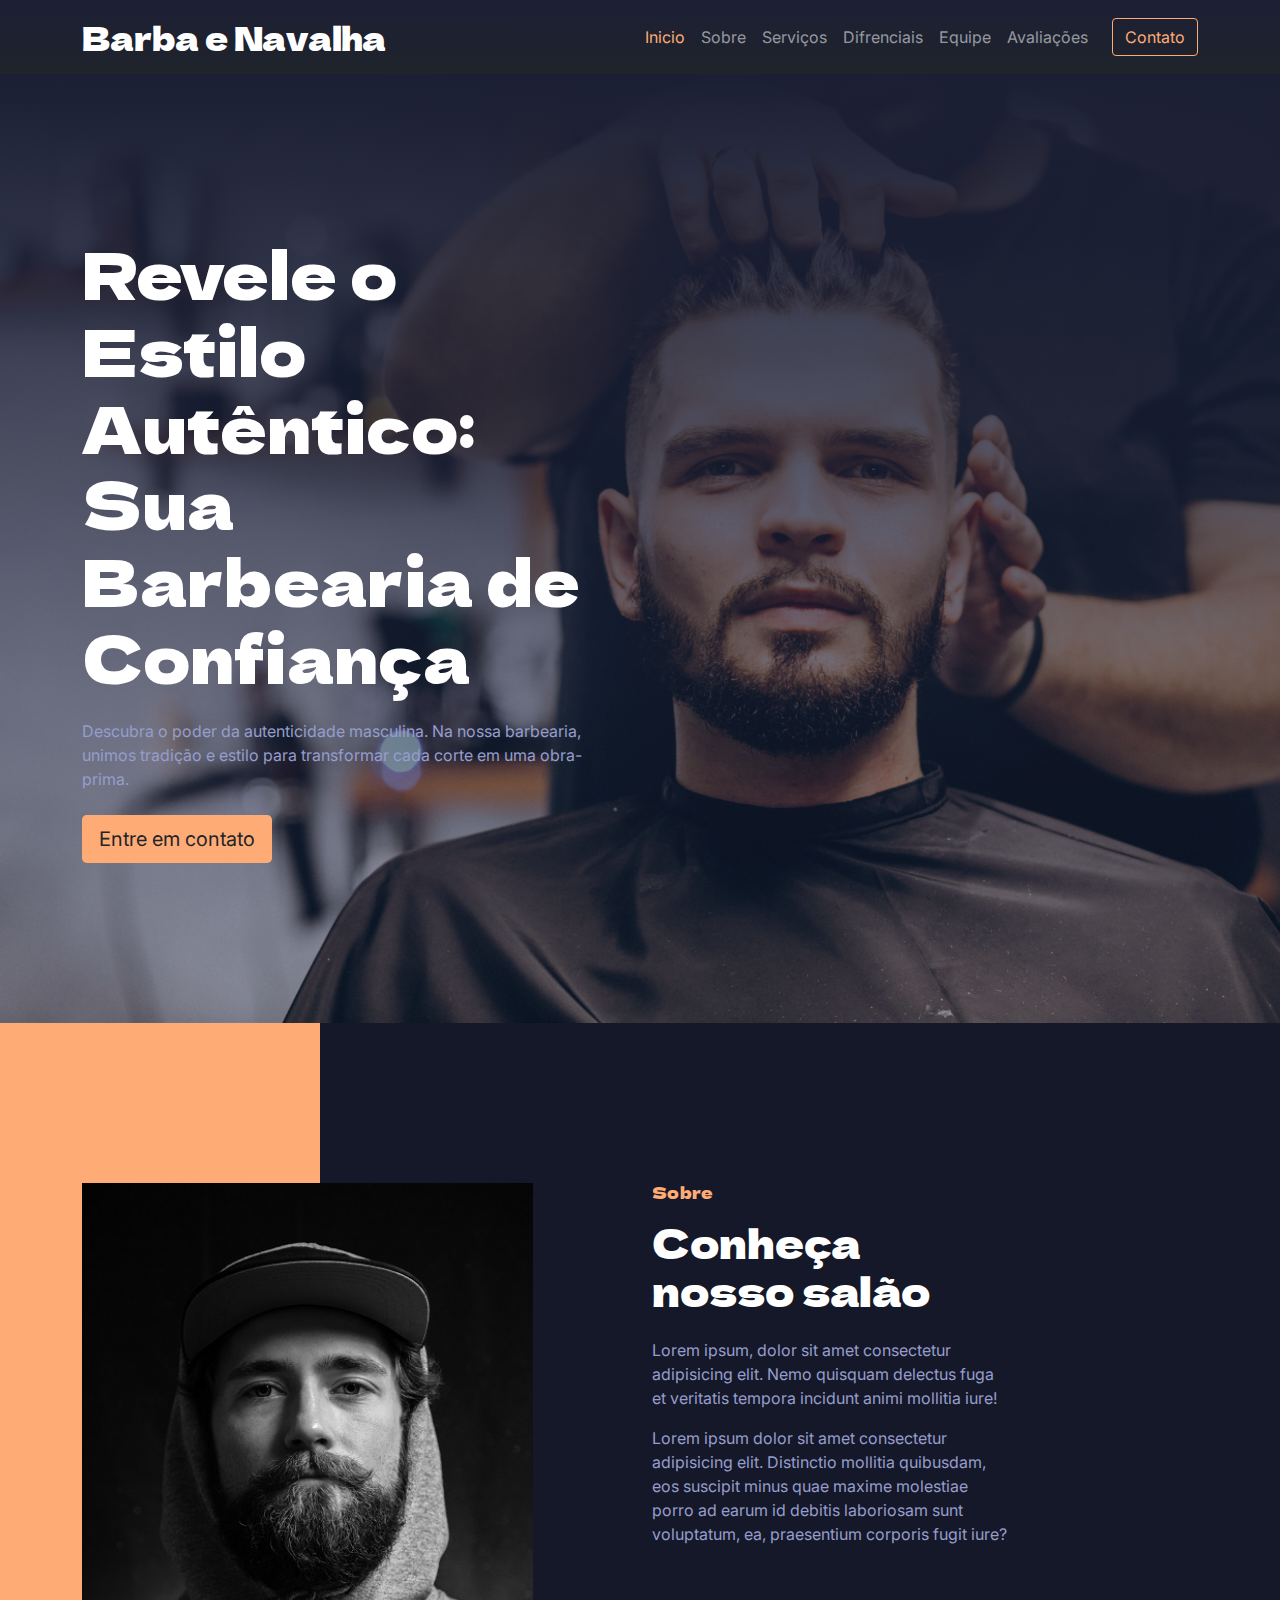
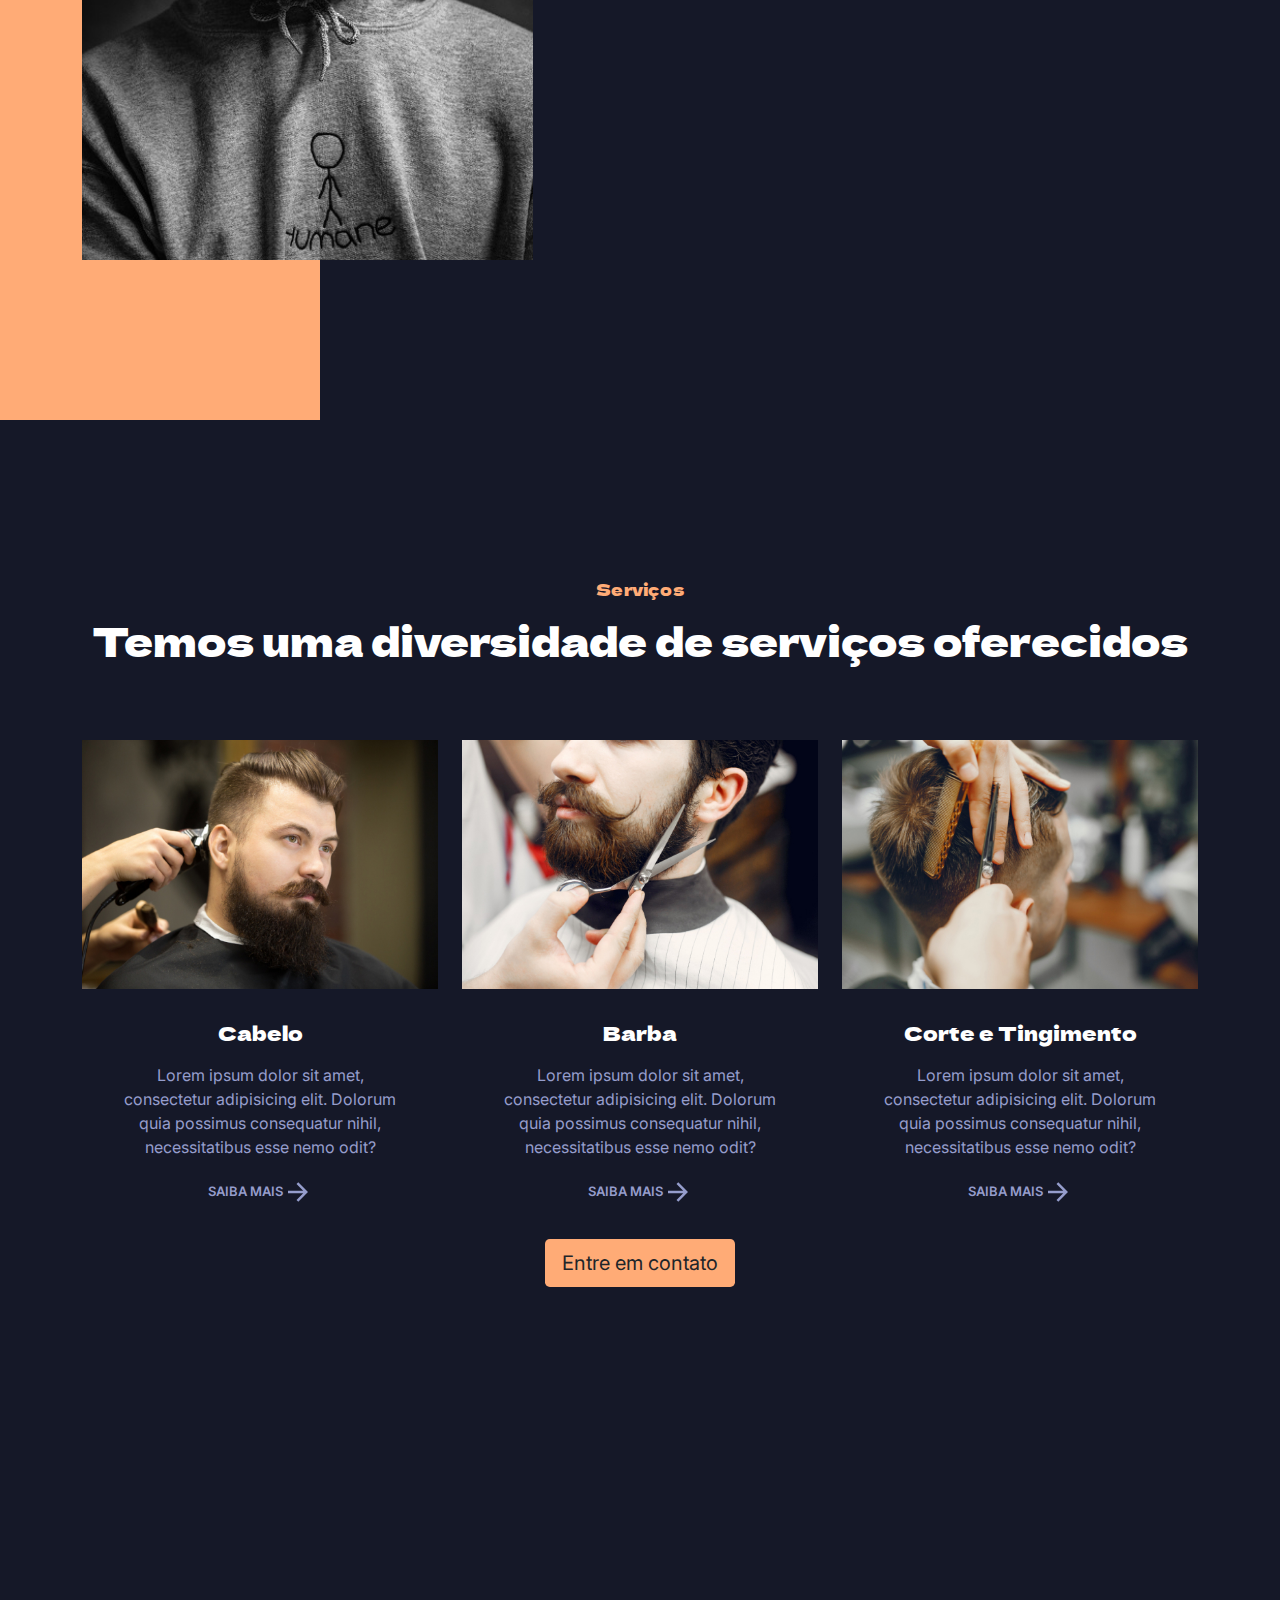
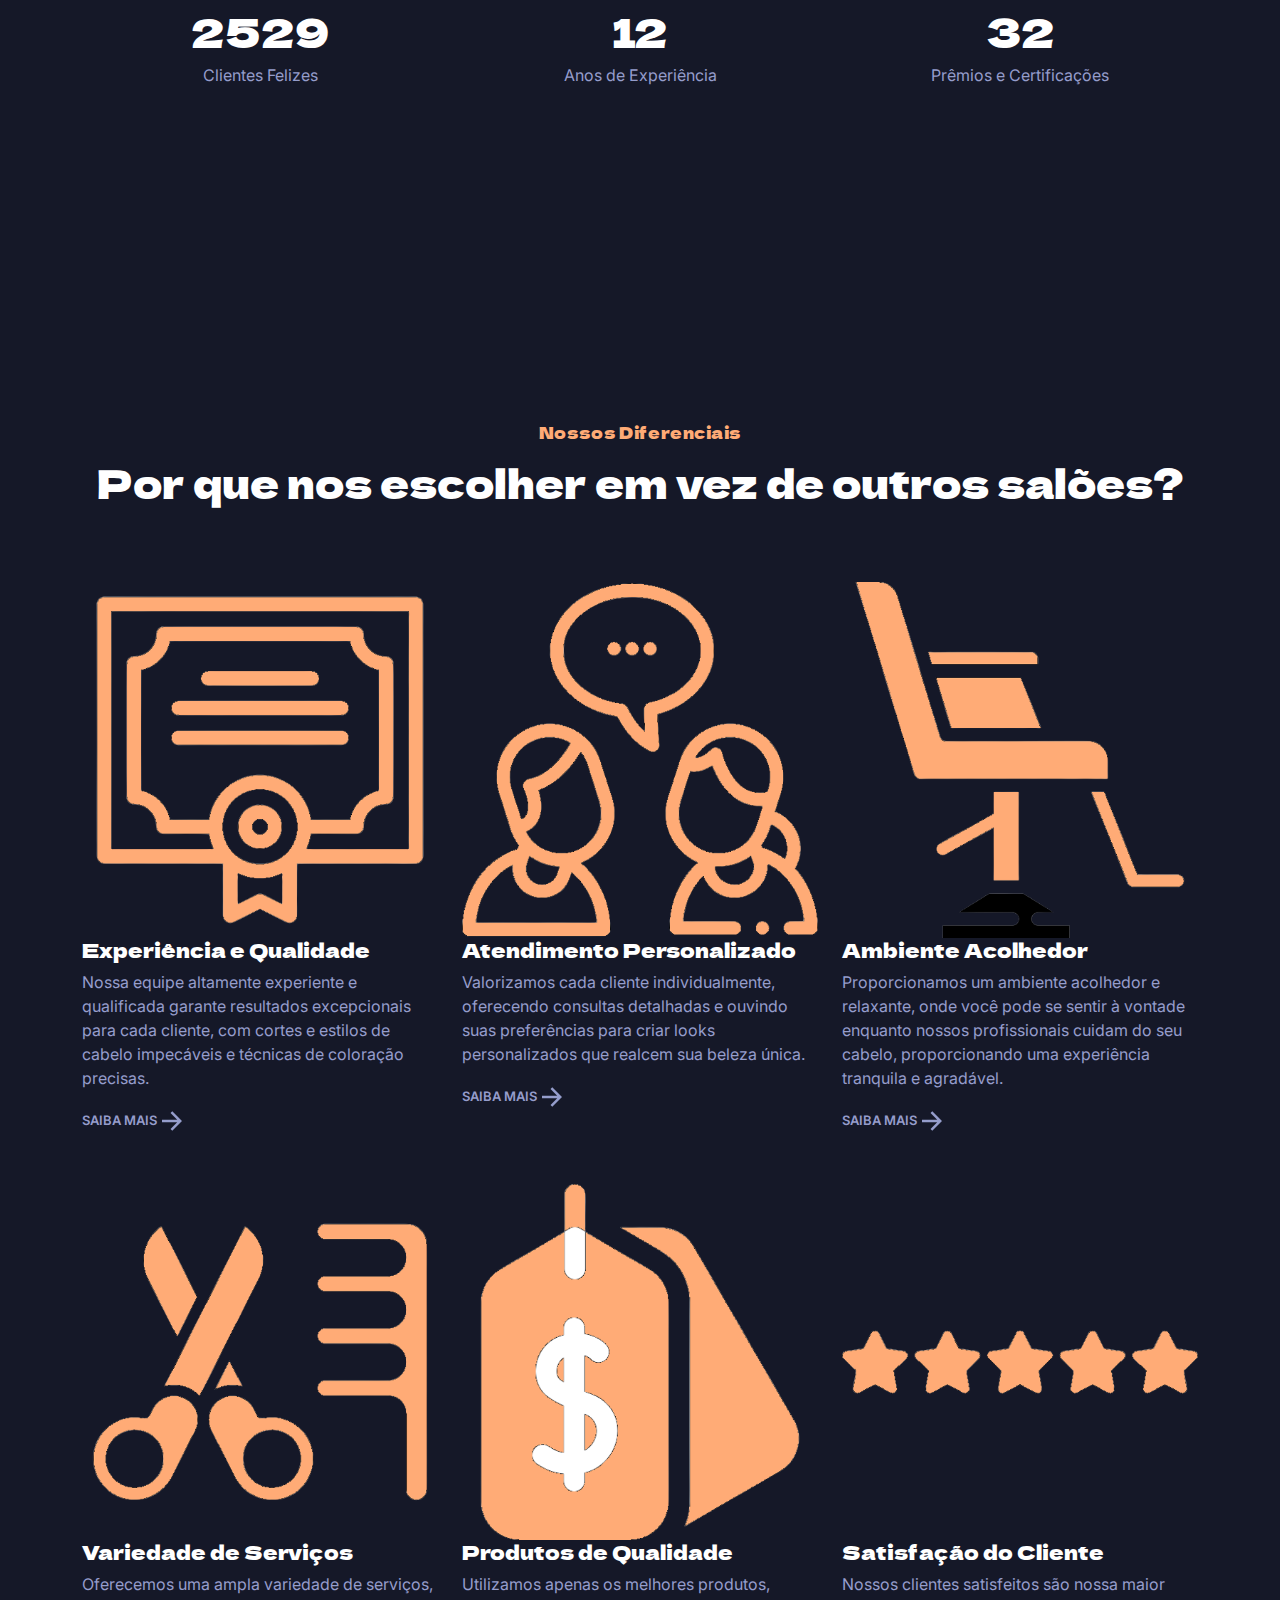
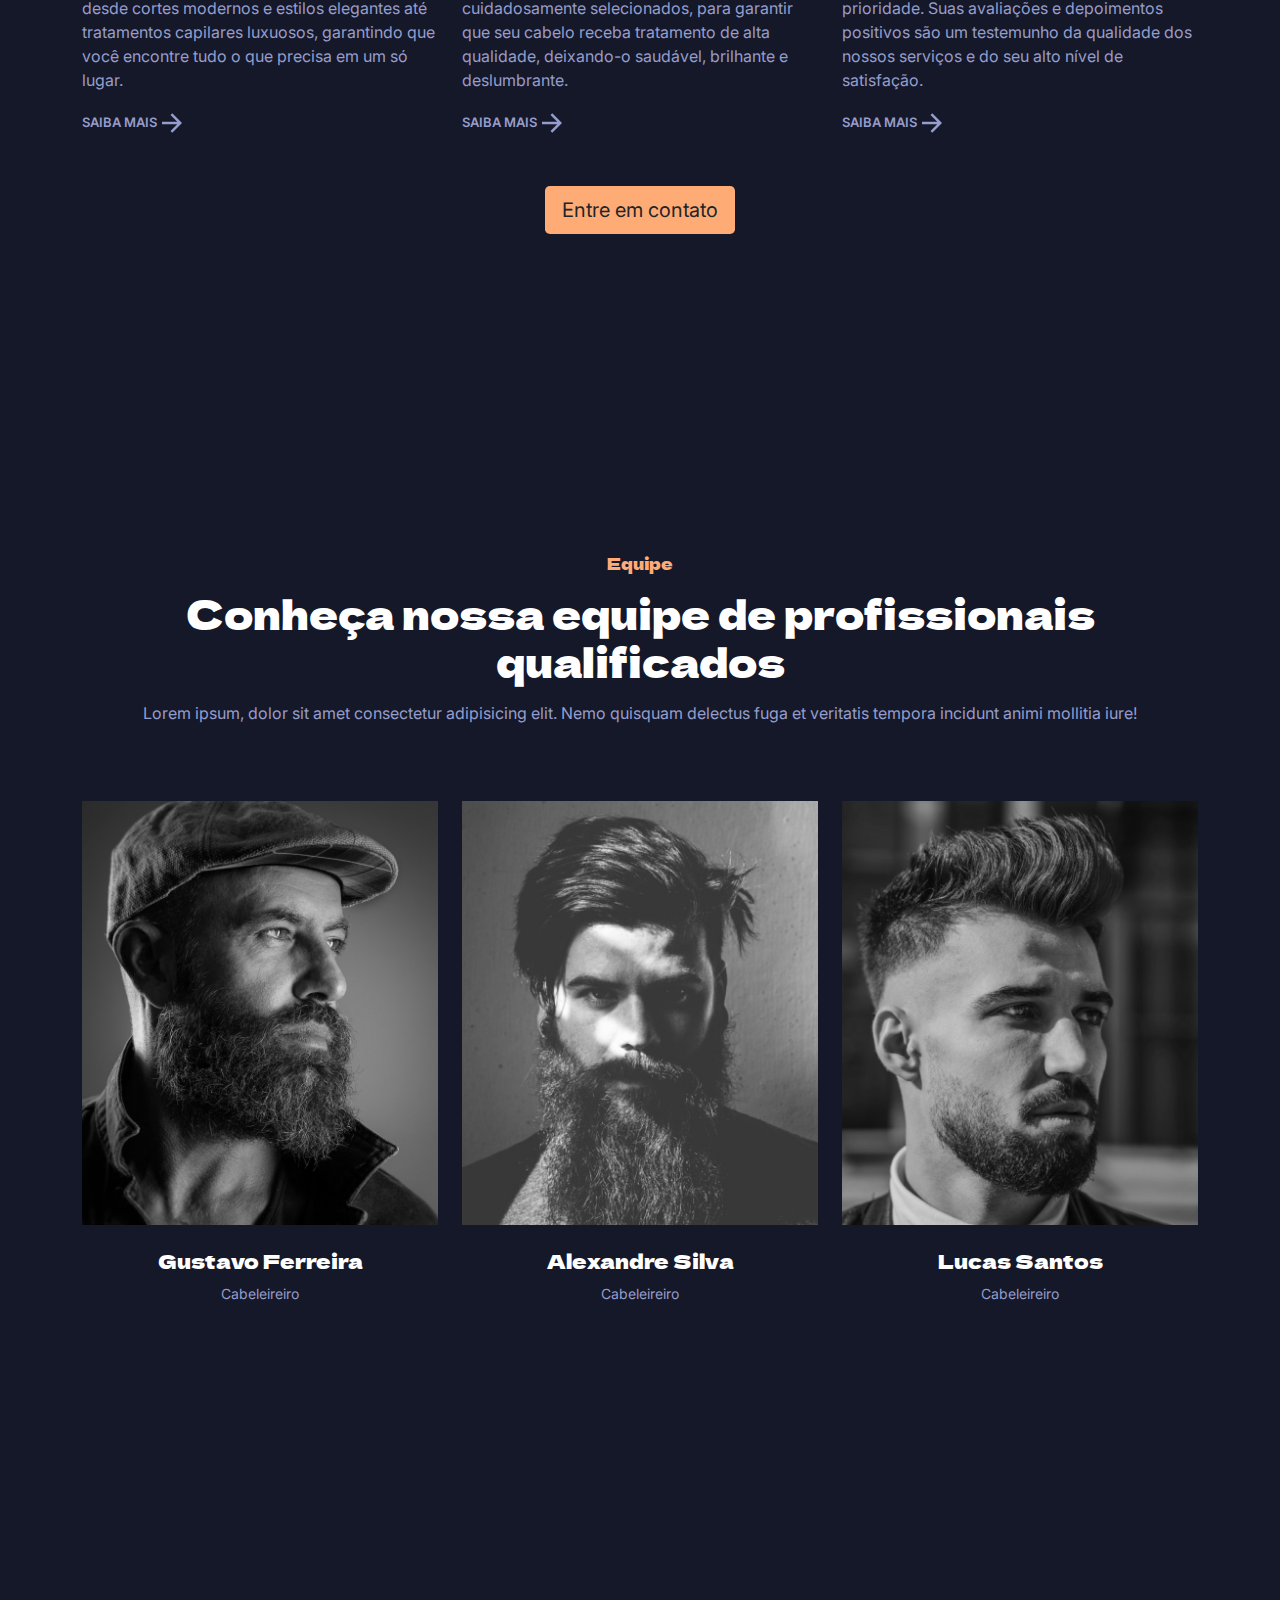
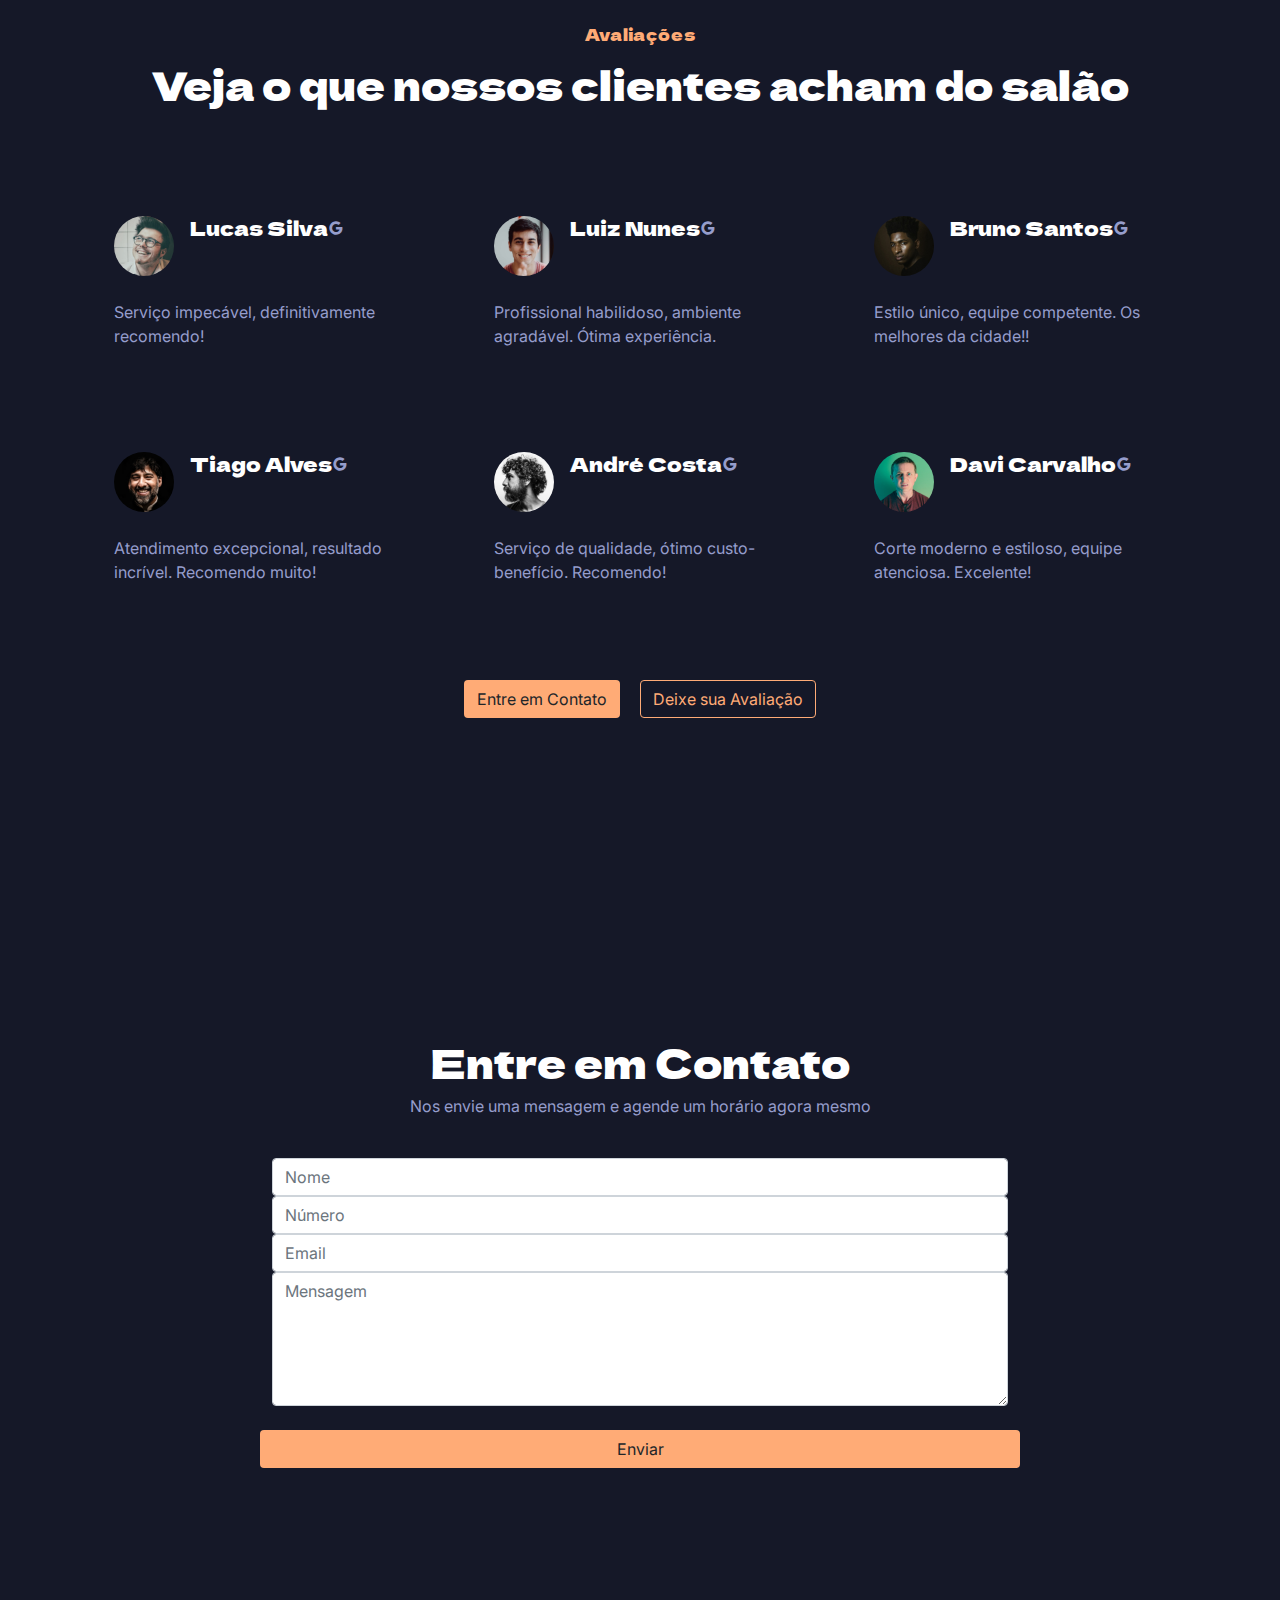
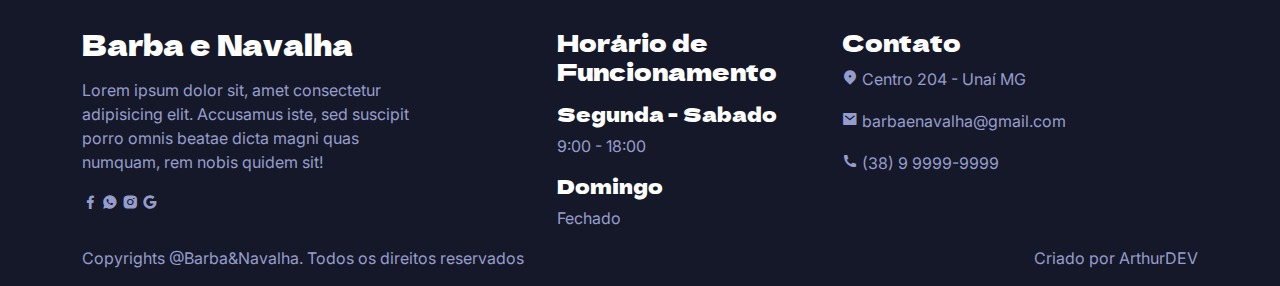
<file: index.html>
<!DOCTYPE html>
<html lang="en">
  <head>
    <meta charset="UTF-8" />
    <meta name="viewport" content="width=device-width, initial-scale=1.0" />
    <title>Barba e Navalha</title>
    <link rel="stylesheet" href="remixicons/fonts/remixicon.css" />
    <link rel="stylesheet" href="css/bootstrap.min.css" />
    <link rel="stylesheet" href="css/global.css" />
    <link rel="stylesheet" href="css/style.css" />
  </head>

  <body data-bs-spy="scroll" data-bs-target=".navbar">

    <nav class="navbar navbar-expand-lg navbar-dark bg-dark">
      <div class="container">
        <a class="navbar-brand" href="#">Barba e Navalha</a>
        <button
          class="navbar-toggler"
          type="button"
          data-bs-toggle="collapse"
          data-bs-target="#navbarNav"
          aria-controls="navbarNav"
          aria-expanded="false"
          aria-label="Toggle navigation"
        >
          <span class="navbar-toggler-icon"></span>
        </button>
        <div class="collapse navbar-collapse" id="navbarNav">
          <ul class="navbar-nav ms-auto">
            <li class="nav-item">
              <a class="nav-link active" href="#inicio">Inicio</a>
            </li>
            <li class="nav-item">
              <a class="nav-link" href="#sobre">Sobre</a>
            </li>
            <li class="nav-item">
              <a class="nav-link" href="#servicos">Serviços</a>
            </li>
            <li class="nav-item">
              <a class="nav-link" href="#diferenciais">Difrenciais</a>
            </li>
            <li class="nav-item">
              <a class="nav-link" href="#equipe">Equipe</a>
            </li>
            <li class="nav-item">
              <a class="nav-link" href="#reviews">Avaliações</a>
            </li>
          </ul>
          <a href="#contato" class="btn btn-outline-brand ms-lg-3">Contato</a>
        </div>
      </div>
    </nav>

    <section id="inicio">
      <div class="container">
        <div class="row">
          <div class="col-lg-6">
            <h1 class="display-3">Revele o Estilo Autêntico: Sua Barbearia de Confiança</h1>
            <p>
             Descubra o poder da autenticidade masculina. Na nossa barbearia, unimos tradição e estilo para transformar cada corte em uma obra-prima.
            </p>
            <a href="" class="btn btn-brand btn-lg"> Entre em contato</a>
          </div>
        </div>
      </div>
    </section>

    <section id="sobre">
      <div class="container">
        <div class="row align-items center">
          <div class="col-lg-5">
            <img src="img/about_img.png" alt="" />
          </div>
          <div class="col-lg-4 offset-lg-1">
            <h6>Sobre</h6>
            <h1>Conheça nosso salão</h1>
            <p>
              Lorem ipsum, dolor sit amet consectetur adipisicing elit. Nemo
              quisquam delectus fuga et veritatis tempora incidunt animi
              mollitia iure!
            </p>
            <p>
              Lorem ipsum dolor sit amet consectetur adipisicing elit.
              Distinctio mollitia quibusdam, eos suscipit minus quae maxime
              molestiae porro ad earum id debitis laboriosam sunt voluptatum,
              ea, praesentium corporis fugit iure?
            </p>
          </div>
        </div>
      </div>
    </section>

    <section id="servicos">
      <div class="container text-center">
        <div class="row">
          <div class="col-12 intro">
            <h6>Serviços</h6>
            <h1>Temos uma diversidade de serviços oferecidos</h1>
          </div>
        </div>
        <div class="row">
          <div class="col-lg-4 col-md-6">
            <div class="servico">
              <img src="img/service_1.jpg" alt="" />
              <div class="content">
                <h3 class="h5">Cabelo</h3>
                <p>
                  Lorem ipsum dolor sit amet, consectetur adipisicing elit.
                  Dolorum quia possimus consequatur nihil, necessitatibus esse
                  nemo odit?
                </p>
                <a href="#" class="link-more">
                  Saiba mais
                  <img
                    class="icon"
                    src="img\arrow-right-line.svg"
                    id="icone"
                    alt=""
                /></a>
              </div>
            </div>
          </div>

          <div class="col-lg-4 col-md-6">
            <div class="servico">
              <img src="img/service_2.jpg" alt="" />
              <div class="content">
                <h3 class="h5">Barba</h3>
                <p>
                  Lorem ipsum dolor sit amet, consectetur adipisicing elit.
                  Dolorum quia possimus consequatur nihil, necessitatibus esse
                  nemo odit?
                </p>
                <a href="#" class="link-more">
                  Saiba mais
                  <img
                    class="icon"
                    src="img\arrow-right-line.svg"
                    id="icone"
                    alt=""
                /></a>
              </div>
            </div>
          </div>

          <div class="col-lg-4 col-md-6">
            <div class="servico">
              <img src="img/service_3.jpg" alt="" />
              <div class="content">
                <h3 class="h5">Corte e Tingimento</h3>
                <p>
                  Lorem ipsum dolor sit amet, consectetur adipisicing elit.
                  Dolorum quia possimus consequatur nihil, necessitatibus esse
                  nemo odit?
                </p>
                <a href="#" class="link-more">
                  Saiba mais
                  <img
                    class="icon"
                    src="img\arrow-right-line.svg"
                    id="icone"
                    alt=""
                /></a>
              </div>
            </div>
          </div>
        </div>
        <div class="cta-btns">
          <a href="#" class="btn btn-brand btn-lg">Entre em contato</a>
        </div>
      </div>
    </section>

    <section id="conquistas">
      <div class="container text-center">
        <div class="row text">
          <div class="col-lg-4 col-sm-6 counter">
            <h1>2529</h1>
            <p>Clientes Felizes</p>
          </div>
          <div class="col-lg-4 col-sm-6 counter">
            <h1>12</h1>
            <p>Anos de Experiência</p>
          </div>
          <div class="col-lg-4 col-sm-6 counter">
            <h1>32</h1>
            <p>Prêmios e Certificações</p>
          </div>
        </div>
      </div>
    </section>

    <section id="diferenciais">
      <div class="container">
        <div class="row">
          <div class="col-12 intro text-center">
            <h6>Nossos Diferenciais</h6>
            <h1>Por que nos escolher em vez de outros salões?</h1>
          </div>
        </div>
        <div class="row gy-5">
          <div class="col-lg-4 col-sm-6">
            <div class="feature">
              <div class="icon"><img src="img/diploma.png" alt="" /></div>
              <div class="div">
                <h3 class="h5">Experiência e Qualidade</h3>
                <p>
                  Nossa equipe altamente experiente e qualificada garante
                  resultados excepcionais para cada cliente, com cortes e
                  estilos de cabelo impecáveis e técnicas de coloração precisas.
                </p>
                <a href="#" class="link-more">
                  Saiba mais
                  <img
                    class="icon"
                    src="img\arrow-right-line.svg"
                    id="icone"
                    alt=""
                /></a>
              </div>
            </div>
          </div>

          <div class="col-lg-4 col-sm-6">
            <div class="feature">
              <div class="icon"><img src="img/falando.png" alt="" /></div>
              <div class="div">
                <h3 class="h5">Atendimento Personalizado</h3>
                <p>
                  Valorizamos cada cliente individualmente, oferecendo consultas
                  detalhadas e ouvindo suas preferências para criar looks
                  personalizados que realcem sua beleza única.
                </p>
                <a href="#" class="link-more">
                  Saiba mais
                  <img
                    class="icon"
                    src="img\arrow-right-line.svg"
                    id="icone"
                    alt=""
                /></a>
              </div>
            </div>
          </div>

          <div class="col-lg-4 col-sm-6">
            <div class="feature">
              <div class="icon">
                <img src="img/cadeira-de-salao.png" alt="" />
              </div>
              <div class="div">
                <h3 class="h5">Ambiente Acolhedor</h3>
                <p>
                  Proporcionamos um ambiente acolhedor e relaxante, onde você
                  pode se sentir à vontade enquanto nossos profissionais cuidam
                  do seu cabelo, proporcionando uma experiência tranquila e
                  agradável.
                </p>
                <a href="#" class="link-more">
                  Saiba mais
                  <img
                    class="icon"
                    src="img\arrow-right-line.svg"
                    id="icone"
                    alt=""
                /></a>
              </div>
            </div>
          </div>

          <div class="col-lg-4 col-sm-6">
            <div class="feature">
              <div class="icon"><img src="img/hair-salon.png" alt="" /></div>
              <div class="div">
                <h3 class="h5">Variedade de Serviços</h3>
                <p>
                  Oferecemos uma ampla variedade de serviços, desde cortes
                  modernos e estilos elegantes até tratamentos capilares
                  luxuosos, garantindo que você encontre tudo o que precisa em
                  um só lugar.
                </p>
                <a href="#" class="link-more">
                  Saiba mais
                  <img
                    class="icon"
                    src="img\arrow-right-line.svg"
                    id="icone"
                    alt=""
                /></a>
              </div>
            </div>
          </div>

          <div class="col-lg-4 col-sm-6">
            <div class="feature">
              <div class="icon">
                <img src="img/etiqueta-de-preco.png" alt="" />
              </div>
              <div class="div">
                <h3 class="h5">Produtos de Qualidade</h3>
                <p>
                  Utilizamos apenas os melhores produtos, cuidadosamente
                  selecionados, para garantir que seu cabelo receba tratamento
                  de alta qualidade, deixando-o saudável, brilhante e
                  deslumbrante.
                </p>
                <a href="#" class="link-more">
                  Saiba mais
                  <img
                    class="icon"
                    src="img\arrow-right-line.svg"
                    id="icone"
                    alt=""
                /></a>
              </div>
            </div>
          </div>

          <div class="col-lg-4 col-sm-6">
            <div class="feature">
              <div class="icon"><img src="img/avaliacao.png" alt="" /></div>
              <div class="div">
                <h3 class="h5">Satisfação do Cliente</h3>
                <p>
                  Nossos clientes satisfeitos são nossa maior prioridade. Suas
                  avaliações e depoimentos positivos são um testemunho da
                  qualidade dos nossos serviços e do seu alto nível de
                  satisfação.
                </p>
                <a href="#" class="link-more">
                  Saiba mais
                  <img
                    class="icon"
                    src="img\arrow-right-line.svg"
                    id="icone"
                    alt=""
                /></a>
              </div>
            </div>
          </div>
        </div>
        <div class="cta-btns text-center mt-5">
          <a href="#" class="btn btn-brand btn-lg">Entre em contato</a>
        </div>
      </div>
    </section>

    <section id="equipe">
      <div class="container">
        <div class="row text-center">
          <div class="col-12 intro next-text">
            <h6>Equipe</h6>
            <h1>Conheça nossa equipe de profissionais qualificados</h1>
            <p>
              Lorem ipsum, dolor sit amet consectetur adipisicing elit. Nemo
              quisquam delectus fuga et veritatis tempora incidunt animi
              mollitia iure!
            </p>
          </div>
        </div>

        <div class="row text-center">
          <div class="col-lg-4 col-md-6">
            <div class="team-member">
              <img class="foto-equipe" src="img/team_member1.jpg" alt="" />
              <h5 class="mt-4">Gustavo Ferreira</h5>
              <small>Cabeleireiro</small>
            </div>
          </div>
          <div class="col-lg-4 col-md-6">
            <div class="team-member">
              <img class="foto-equipe" src="img/team_member2.jpg" alt="" />
              <h5 class="mt-4">Alexandre Silva</h5>
              <small>Cabeleireiro</small>
            </div>
          </div>
          <div class="col-lg-4 col-md-6">
            <div class="team-member">
              <img class="foto-equipe" src="img/team_member3.jpg" alt="" />
              <h5 class="mt-4">Lucas Santos</h5>
              <small>Cabeleireiro</small>
            </div>
          </div>
        </div>
      </div>
    </section>

    <section id="reviews">
      <div class="container">
        <div class="row text-center">
          <div class="col-12 intro next-text">
            <h6>Avaliações</h6>
            <h1>Veja o que nossos clientes acham do salão</h1>
          </div>
        </div>

        <div class="row gy-4">
          <div class="col-lg-4 col-md-6">
            <div class="review">
              <div class="d-flex">
                <img src="img/avatar_01.jpg" alt="" />
                <h5 class="ms-3">Lucas Silva</h5>
                <div class="icon"><i class="ri-google-fill"></i></div>
              </div>
              <p class="mt-4">Serviço impecável, definitivamente recomendo!</p>
            </div>
          </div>
          <div class="col-lg-4 col-md-6">
            <div class="review">
              <div class="d-flex">
                <img src="img/avatar_02.jpg" alt="" />
                <h5 class="ms-3">Luiz Nunes</h5>
                <div class="icon"><i class="ri-google-fill"></i></div>
              </div>
              <p class="mt-4">Profissional habilidoso, ambiente agradável. Ótima experiência.</p>
            </div>
          </div>
          <div class="col-lg-4 col-md-6">
            <div class="review">
              <div class="d-flex">
                <img src="img/avatar_03.jpg" alt="" />
                <h5 class="ms-3">Bruno Santos </h5>
                <div class="icon"><i class="ri-google-fill"></i></div>
              </div>
              <p class="mt-4">Estilo único, equipe competente. Os melhores da cidade!!</p>
            </div>
          </div>
          <div class="col-lg-4 col-md-6">
            <div class="review">
              <div class="d-flex">
                <img src="img/avatar_04.jpg" alt="" />
                <h5 class="ms-3">Tiago Alves</h5>
                <div class="icon"><i class="ri-google-fill"></i></div>
              </div>
              <p class="mt-4">Atendimento excepcional, resultado incrível. Recomendo muito!</p>
            </div>
          </div>
          <div class="col-lg-4 col-md-6">
            <div class="review">
              <div class="d-flex">
                <img src="img/avatar_05.jpg" alt="" />
                <h5 class="ms-3">André Costa</h5>
                <div class="icon"><i class="ri-google-fill"></i></div>
              </div>
              <p class="mt-4">Serviço de qualidade, ótimo custo-benefício. Recomendo!</p>
            </div>
          </div>
          <div class="col-lg-4 col-md-6">
            <div class="review">
              <div class="d-flex">
                <img src="img/avatar_06.jpg" alt="" />
                <h5 class="ms-3">Davi Carvalho</h5>
                <div class="icon"><i class="ri-google-fill"></i></div>
              </div>
              <p class="mt-4">Corte moderno e estiloso, equipe atenciosa. Excelente!</p>
            </div>
          </div>
          
        </div>
        <div class="cta-btns text-center pt-5">
          <a href="#" class="btn btn-brand me-sm-2"> Entre em Contato</a>
          <a href="#" class="btn btn-outline-brand ms-sm-2">Deixe sua Avaliação</a>
        </div>
      </div>
    </section>

    <section id="contato">
      <div class="container">
        <div class="row ">
          <div class="col-lg-8 mx-auto">
            <form class="row">
              <div class="col-12 mb-4 text-center">
                <h1>Entre em Contato</h1>
                <p>Nos envie uma mensagem e agende um horário agora mesmo</p>
              </div>
              <div class="form-group col-12">
                <input type="text" name="name" id="name" class="form-control" placeholder="Nome">
              </div>
              <div class="form-group col-12">
                <input type="text" name="phone" id="phone" class="form-control" placeholder="Número">
              </div>
              <div class="form-group col-12">
                <input type="text" name="date" id="date" class="form-control" placeholder="Email">
              </div>
              <div class="form-group col-12 pb-4">
                <textarea name="" class="form-control" placeholder="Mensagem" id="" cols="30" rows="5"></textarea>
              </div class="form-group col-12 mt-4">
                <button type="submit" value="Enviar" class="btn btn-brand">Enviar</button>
              </div>
            </form>
          </div>
        </div>
      </div>
    </section>

    <footer>
      <div class="footer-top">
        <div class="container">
          <div class="row gy-5">
            <div class="col-lg-4">
              <h3 class="mb-3">Barba e Navalha</h3>
              <p>
                Lorem ipsum dolor sit, amet consectetur adipisicing elit.
                Accusamus iste, sed suscipit porro omnis beatae dicta magni quas
                numquam, rem nobis quidem sit!
              </p>
              <div class="social-links">
                <a href="#"> <i class="ri-facebook-fill"></i></a>
                <a href="#"> <i class="ri-whatsapp-fill"></i></a>
                <a href="#"> <i class="ri-instagram-fill"></i></a>
                <a href="#"> <i class="ri-google-fill"></i></a>
              </div>
            </div>
            <div class="col-lg-3 offset-lg-1">
              <h4 class="mb-3">Horário de Funcionamento</h4>
              <div>
                <h5>Segunda - Sabado</h5>
                <p>9:00 - 18:00</p>
              </div>
              <div>
                <h5>Domingo</h5>
                <p>Fechado</p>
              </div>
            </div>
            <div class="col-lg-3">
              <h4>Contato</h4>
              <p>
                <i class="ri-map-pin-2-fill"></i>
                <span> Centro 204 - Unaí MG</span>
              </p>

              <p>
                <i class="ri-mail-fill"></i>
                <span> barbaenavalha@gmail.com </span>
              </p>

              <p>
                <i class="ri-phone-fill"></i>
                <span> (38) 9 9999-9999</span>
              </p>
            </div>
          </div>
        </div>
      </div>
      <div class="footer-bottom">
        <div class="container">
          <div class="row justify-content-between">
            <div class="col-auto">
              <p>Copyrights @Barba&Navalha. Todos os direitos reservados</p>
            </div>
            <div class="col-auto">
              <div class="row">
                <p> Criado por <a href="https://arthur-diasz.github.io/Portfolio2.0/" target="_blank">ArthurDEV</a> </p>
            </div>
          </div>
        </div>
      </div>
    </footer>

    <script src="js/bootstrap.bundle.min.js"></script>
  </body>
</html>
</file>
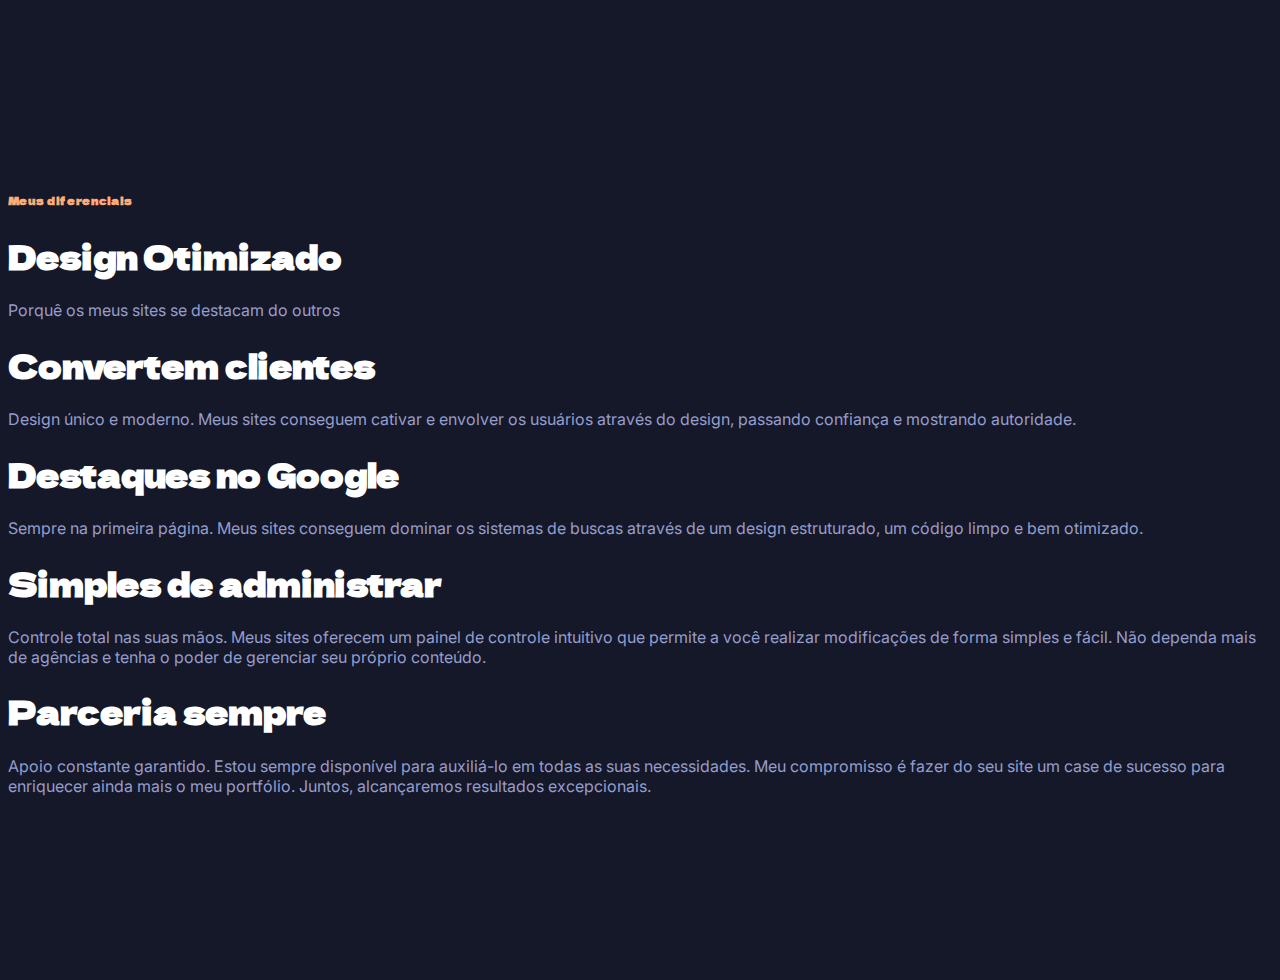
<file: portfolio.html>
<!DOCTYPE html>
<html lang="en">
  <head>
    <meta charset="UTF-8" />
    <meta name="viewport" content="width=device-width, initial-scale=1.0" />
    <title>ArthurDEV</title>
    <link rel="stylesheet" href="css/style.css" />
    <link rel="stylesheet" href="css/responsivo.css" />
  </head>

  <body>
    <section id="diferenciais">
      <h6>Meus diferenciais</h6>
      <h1>Design Otimizado</h1>
      <p>Porquê os meus sites se destacam do outros</p>
      <div id="diferenciais-detalhes">
        <div class="diferencial">
          <h1>Convertem clientes</h1>
          <p>
            Design único e moderno. Meus sites conseguem cativar e envolver os
            usuários através do design, passando confiança e mostrando
            autoridade.
          </p>
        </div>
        <div class="diferencial direita">
          <h1>Destaques no Google</h1>
          <p>
            Sempre na primeira página. Meus sites conseguem dominar os sistemas
            de buscas através de um design estruturado, um código limpo e bem
            otimizado.
          </p>
        </div>
        <div class="diferencial">
          <h1>Simples de administrar</h1>
          <p>
            Controle total nas suas mãos. Meus sites oferecem um painel de
            controle intuitivo que permite a você realizar modificações de forma
            simples e fácil. Não dependa mais de agências e tenha o poder de
            gerenciar seu próprio conteúdo.
          </p>
        </div>
        <div class="diferencial direita">
          <h1>Parceria sempre</h1>
          <p>
            Apoio constante garantido. Estou sempre disponível para auxiliá-lo
            em todas as suas necessidades. Meu compromisso é fazer do seu site
            um case de sucesso para enriquecer ainda mais o meu portfólio.
            Juntos, alcançaremos resultados excepcionais.
          </p>
        </div>
      </div>
    </section>
  </body>
</html>
</file>
<file: css/global.css>
* {
    margin: 0;
    padding: 0;
}
</file>
<file: css/style.css>
@import url('https://fonts.googleapis.com/css2?family=Dela+Gothic+One&family=Inter:wght@400;500;600&display=swap');

:root {
    --bg1: #151828;
    --bg2: #1B1F34;
    --body: #959DCC;
    --brand: #FFAB76;
    --white: #fff;
}



body {
    font-family: "Inter", 'Segoe UI', Tahoma, Geneva, Verdana, sans-serif;
    color: var(--body);
    background-color: var(--bg1);
   
}


.intro {
    margin-bottom: 60px;
}

.intro h1 {
    margin-top: 16px;
    margin-bottom: 16px;
}


/* NAVBAR */

.navbar {
    background: linear-gradient(to bottom, #1b1f34, rgba(27,31,52,.2));
}

.navbar .navbar-nav .nav-link.active {
    color: var(--brand);
}



.navbar-brand {
    font-family: "Dela Gothic One", 'Segoe UI', Tahoma, Geneva, Verdana, sans-serif;
    font-size: 32px;
}

h1,h2,h3,h4,h5,h6 {
    font-family: "Dela Gothic One", 'Segoe UI', Tahoma, Geneva, Verdana, sans-serif;
    color: white;
}

h6 {
    color: var(--brand);
}

a {
    color: var(--body);
    text-decoration: none;
    transition: all 0.4s ease;
}

a:hover {
    color: var(--brand);
}

img {
    width: 100%;
}

#icone {
    height: 30px;
    width: 30px;
}

.link-more {
    display: inline-flex;
    align-items: center;
    font-size: 13px;
    font-weight: 600;
    text-transform: uppercase;
    left: 1px;
}

.link-more .icon {
    transition: all 0.4s ease;
}

.link-more:hover .icon {
    transform: translateX(3px);
}

section {
    padding-top: 160px;
    padding-bottom: 160px;
}
/* INICIO */
#inicio {
    background: linear-gradient(#1B1F34, rgba(29, 36, 71, 0.3)), url(../img/cover_1.jpg);
    min-height: 100vh;
    background-position: center;
    background-size: cover;
}

#inicio p {
    margin-top: 24px;
    margin-bottom: 24px;
}

.btn-brand {
    background-color: var(--brand);
}

.btn-brand:hover {
    transition: 0.8s;
    background-color: transparent;
    color: var(--brand);
    border-color: var(--brand);
}

.btn-outline-brand {
    transition: 0.8s;
    background-color: transparent;
    color: var(--brand);
    border-color: var(--brand);
}

.btn-outline-brand:hover {
    background-color: var(--brand);
}



/* SOBRE */



#sobre h6 {
    color: var(--brand);
}

#sobre {
    position: relative;
}

#sobre::after {
    content: "";
    width: 25%;
    height: 100%;
    background-color: var(--brand);
    position: absolute;
    top: 0;
    left: 0;
    z-index: -1;
}

#sobre h1 {
    margin-top: 16px;
    margin-bottom: 24px;
}


/* SERVIÇOS */

#serviços {
    background-color: var(--bg2);
}

#servicos .servico .content {
    padding: 32px;
}

#servicos .servico p {
    margin-top: 18px;
    margin-bottom: 18px;
}


/* EQUIPE */


.team-member {
    position: relative;
}

.foto-equipe {
    -webkit-filter: grayscale(100%);
    filter: grayscale(100%);
    cursor: pointer;
}

.foto-equipe:hover {
    -webkit-filter: none;	
	filter: none;
    transition: 0.3ms ease;	
}



/* AVALIAÇÕES */



#avaliacoes {
    background-color: var(--bg2);
}

.review {
    padding: 32px;
}

.review img {
    width: 60px;
    border-radius: 100px;
}
</file>
<file: css/responsivo.css>
/* HEADER */

@media (max-width: 990px) {
    body {
        overflow-x: hidden;
        text-align: center;
    }

    .nav-list {
        position: absolute;
        top: 8vh;
        right: 0;
        width: 50vw;
        height: 92vh;
        background: var(--bg2);
        flex-direction: column;
        align-items: center;
        justify-content: space-around;
        transform: translateX(100%);
        transition: transform 0.3s ease-in;
    }

    .nav-list li {
        margin-left: 0;
        opacity: 0;
    }

    .mobile-menu {
        display: block;
    }

    #inicio article {
        flex-wrap: wrap;
    }
}

.nav-list.active {
    transform: translateX(0);
}

@keyframes navLinkFade {
    from {
        opacity: 0;
        transform: translateX(50px);
    }

    to {
        opacity: 1;
        transform: translateX(0);
    }

}

.mobile-menu.active .line1 {
    transform: rotate(-45deg) translate(-8px, 8px);
}

.mobile-menu.active .line2 {
    opacity: 0;
}

.mobile-menu.active .line3 {
    transform: rotate(45deg) translate(-5px, -7px);
}
</file>
